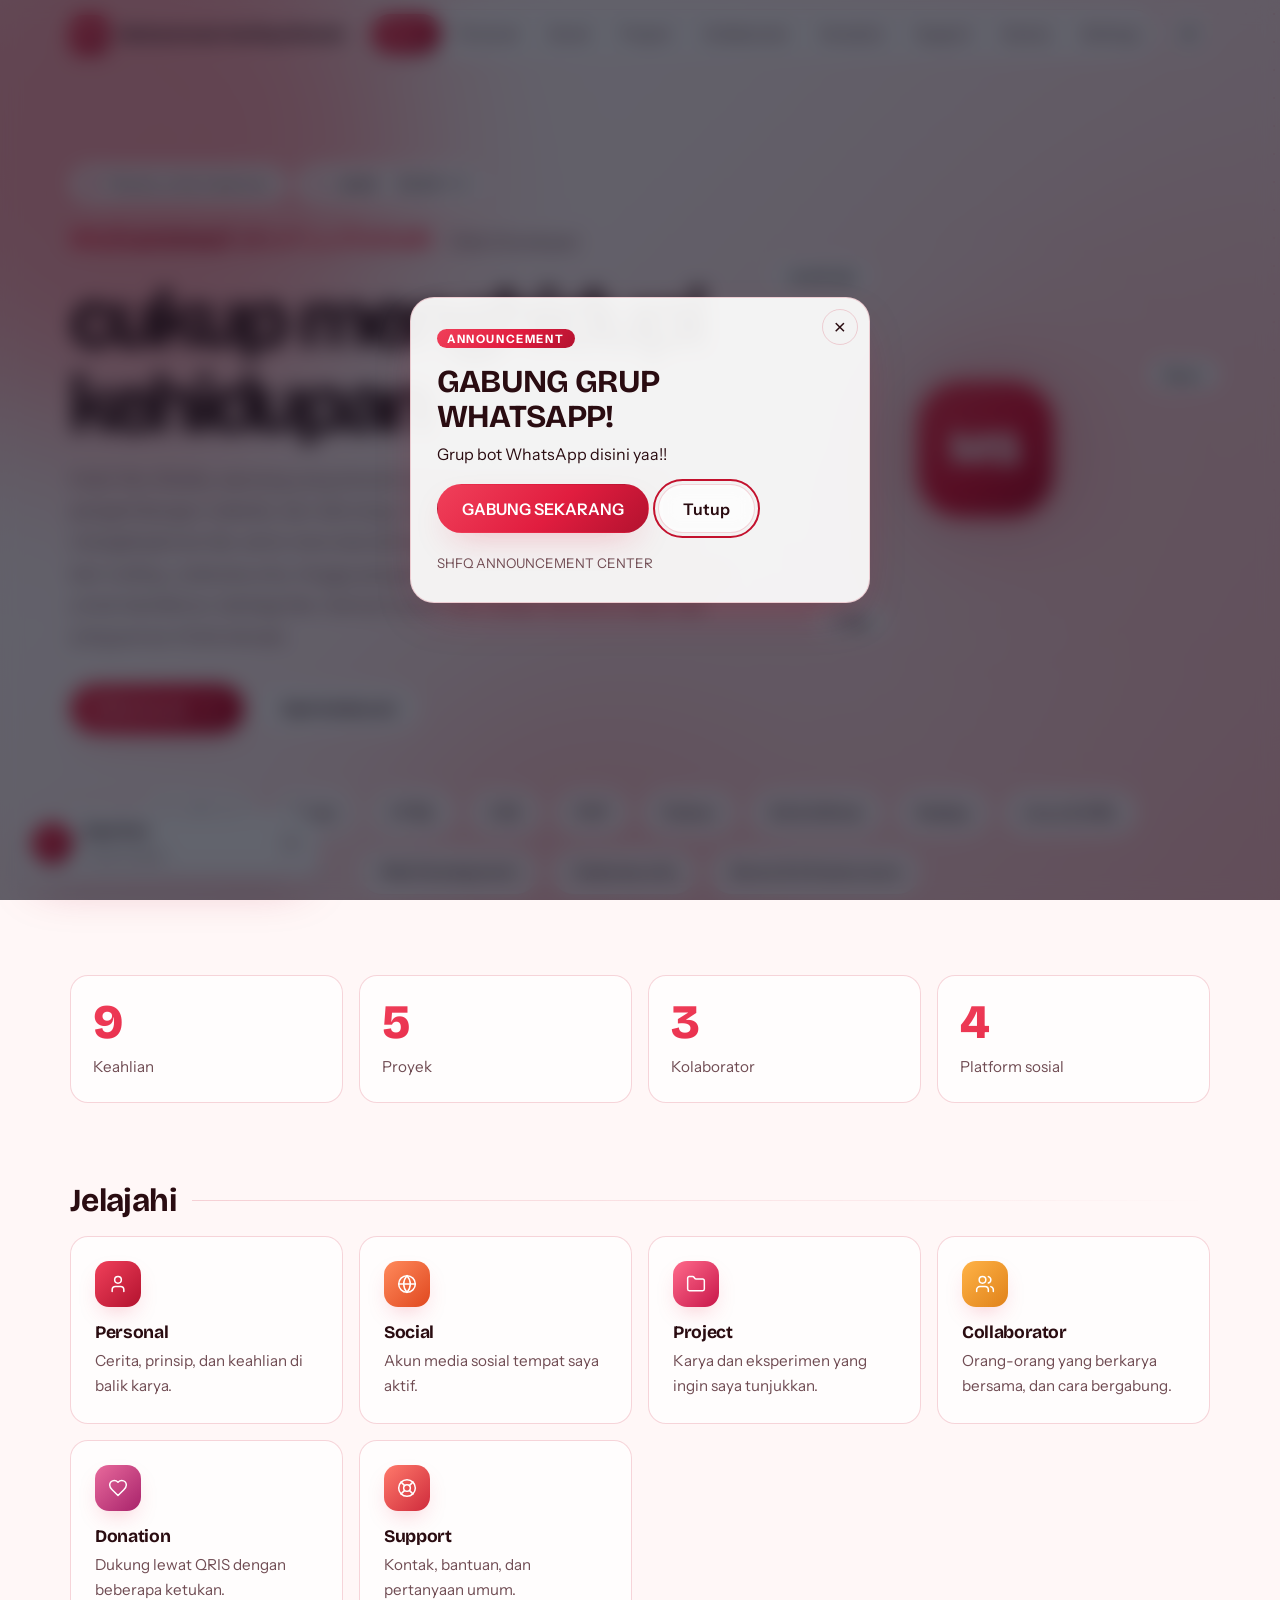
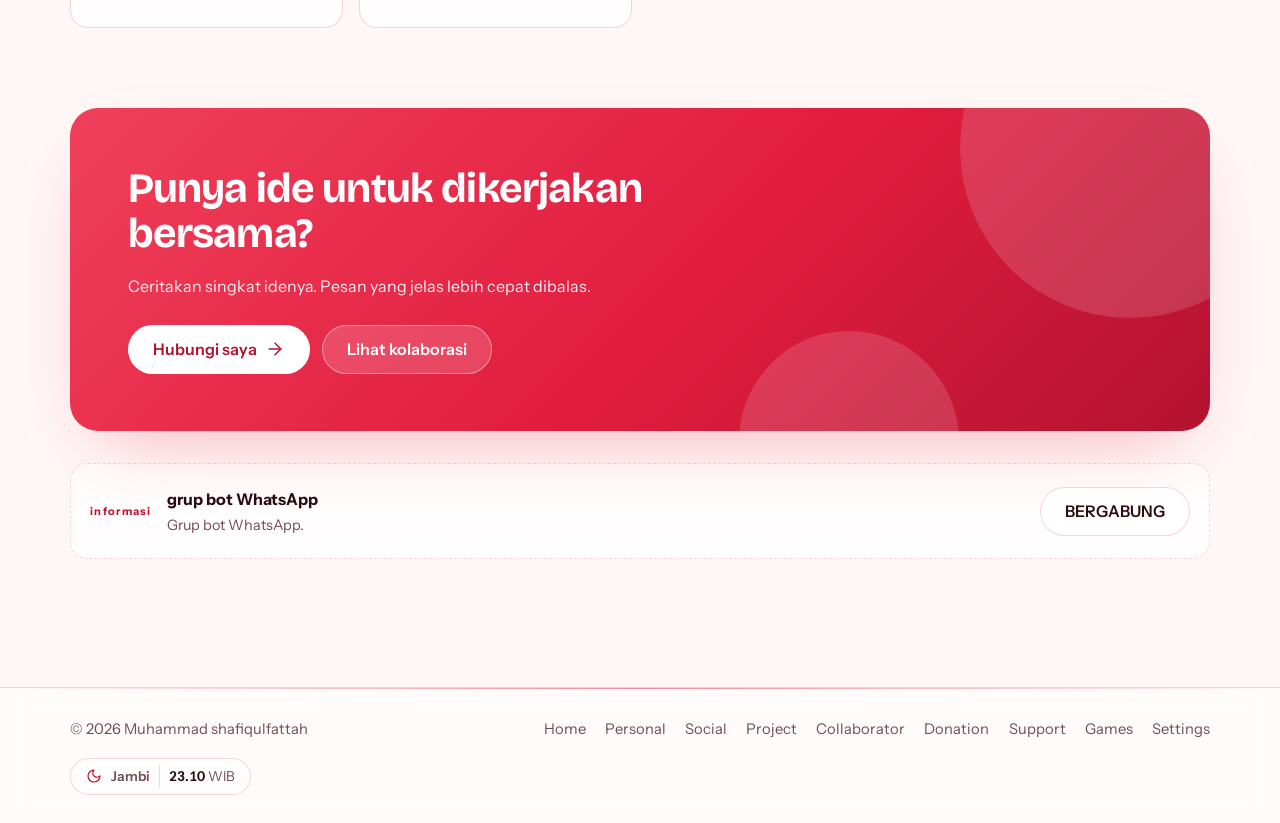
<file: index.html>
<!doctype html>
<html lang="id">
<head>
<meta charset="utf-8">
<meta name="viewport" content="width=device-width,initial-scale=1,viewport-fit=cover">
<title>SHFQ DEV — portofolio</title>
<meta name="description" content="Portofolio Muhammad Shafiqulfattah (SHFQ DEV).">
<meta name="theme-color" content="#040a1c">
<meta property="og:type" content="website">
<meta property="og:title" content="SHFQ DEV — Ultimate Digital Experience">
<meta property="og:description" content="Portofolio Muhammad Shafiqulfattah (SHFQ DEV).">
<link rel="icon" href="data:image/svg+xml,<svg xmlns='http://www.w3.org/2000/svg' viewBox='0 0 32 32'><defs><linearGradient id='g' x1='0' y1='0' x2='1' y2='1'><stop offset='0' stop-color='%235b9bff'/><stop offset='1' stop-color='%231e45b8'/></linearGradient></defs><rect width='32' height='32' rx='9' fill='url(%23g)'/><circle cx='16' cy='16' r='6' fill='white'/></svg>">
<link rel="preconnect" href="https://fonts.googleapis.com">
<link rel="preconnect" href="https://fonts.gstatic.com" crossorigin>
<link href="https://fonts.googleapis.com/css2?family=Bricolage+Grotesque:opsz,wght@12..96,600;12..96,700;12..96,800&family=Instrument+Sans:wght@400;500;600&display=swap" rel="stylesheet">
<link rel="stylesheet" href="css/theme.css">
<link rel="stylesheet" href="css/base.css">
<link rel="stylesheet" href="css/components.css">
<link rel="stylesheet" href="css/animations.css">
<link rel="stylesheet" href="css/extra.css">
<script>
(function(){var r=document.documentElement,t=null;
try{t=localStorage.getItem("theme")}catch(e){}
if(t!=="light"&&t!=="dark")t=matchMedia("(prefers-color-scheme: dark)").matches?"dark":"light";
r.dataset.theme=t;r.classList.add("js")})();
</script>
</head>
<body>
<div id="loader" aria-hidden="true"><div class="ld"><b id="ld-mark"></b></div></div>
<div id="progress" aria-hidden="true"></div>
<div class="orbs" aria-hidden="true"><i></i><i></i><i></i></div>
<a class="skip" href="#/home">Lewati ke konten</a>
<header class="nav" id="nav"></header>
<main id="main" tabindex="-1"></main>
<footer class="foot" id="foot"></footer>
<button id="totop" type="button" aria-label="Kembali ke atas"></button>
<div class="toast" id="toast" role="status" aria-live="polite"></div>
<noscript><p style="padding:2rem">Website ini membutuhkan JavaScript untuk menampilkan konten.</p></noscript>
<script src="data.js"></script>
<script src="js/ui.js"></script>
<script src="js/effects.js"></script>
<script src="js/pages.js"></script>
<script src="game/registry.js"></script>
<script src="game/game-loader.js"></script>
<script src="js/promo.js"></script>
<script src="js/arcade.js"></script>
<script src="js/app.js"></script>
<script src="js/music.js"></script>
</body>
</html>
</file>
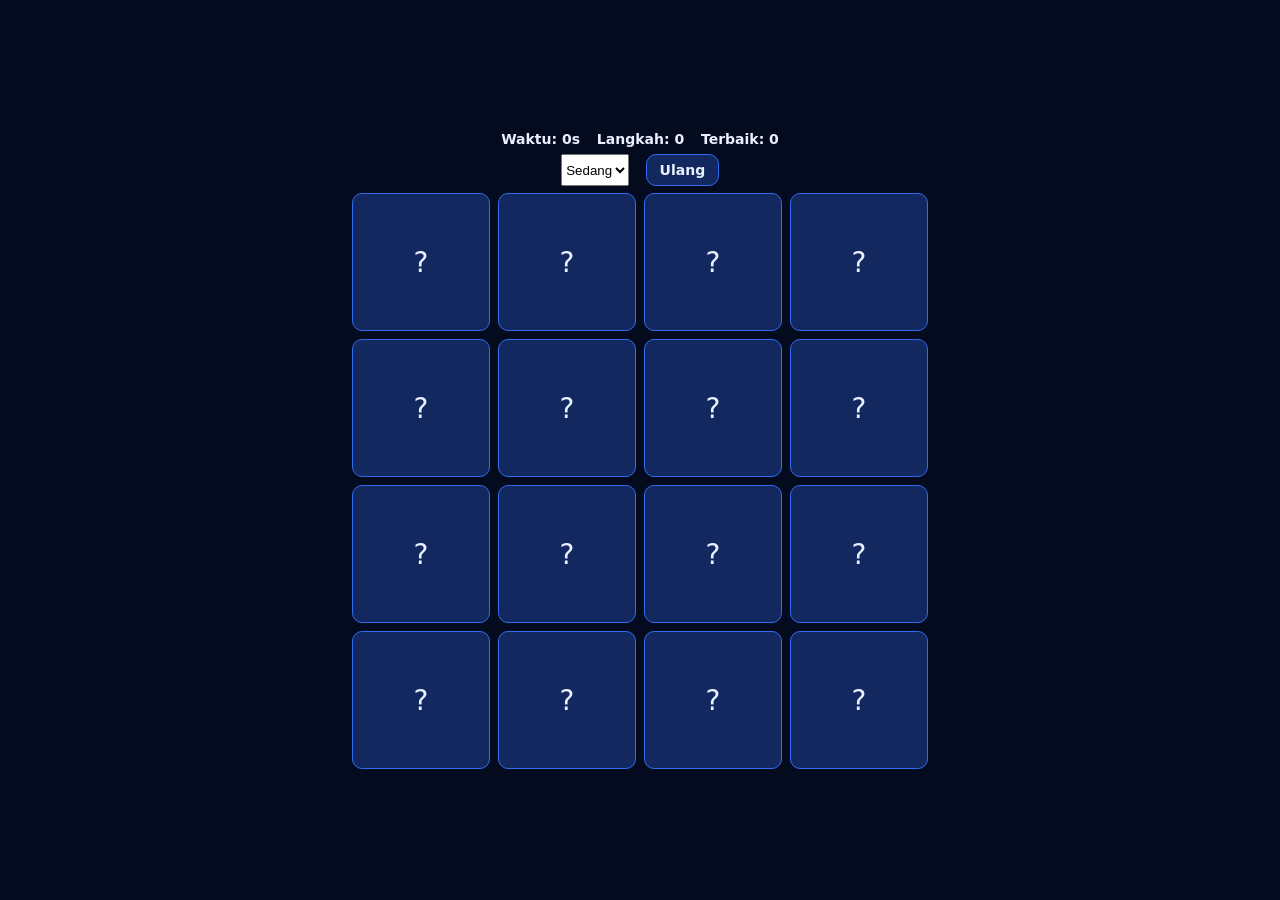
<file: game/games/memory-challenge/index.html>
<!doctype html><html lang="id"><head><meta charset="utf-8"><meta name="viewport" content="width=device-width,initial-scale=1"><title>Memory Challenge</title>
<style>html,body{margin:0;height:100%;background:#050b1e;color:#e9f0ff;font:14px system-ui,sans-serif;user-select:none;-webkit-user-select:none}body{display:flex;flex-direction:column;align-items:center;justify-content:center;gap:.5rem;touch-action:none}#h,.h{display:flex;gap:1.2rem;font-weight:600}canvas{display:block;border:1px solid #2f6df0;border-radius:12px;background:#071231}button{font:inherit;color:#e9f0ff;background:#12285f;border:1px solid #2f6df0;border-radius:10px;padding:.5rem .9rem;cursor:pointer} body{touch-action:manipulation}#g{display:grid;gap:8px;width:min(94vw,64vh)}#g button{aspect-ratio:1;font-size:clamp(1.2rem,6vw,2rem);padding:0;background:#12285f}#g button.up{background:#2f6df0}#g button.ok{background:#0f8f8a;border-color:#4de0c4}#w{position:fixed;inset:0;display:none;place-items:center;text-align:center;background:rgba(3,8,22,.82)}#w.on{display:grid}</style></head><body>
<div id="h"><span>Waktu: <b id="t">0</b>s</span><span>Langkah: <b id="m">0</b></span><span>Terbaik: <b id="b">0</b></span></div>
<div class="h"><select id="lv" aria-label="Tingkat kesulitan"><option value="4,3">Mudah</option><option value="4,4" selected>Sedang</option><option value="6,4">Sulit</option></select><button id="r" type="button">Ulang</button></div>
<div id="g"></div><div id="w"><div><h2>Selesai! 🎉</h2><p id="wt"></p><button id="r2" type="button">Main lagi</button></div></div>
<script src="../../shared/bridge.js"></script><script src="game.js"></script></body></html>
</file>
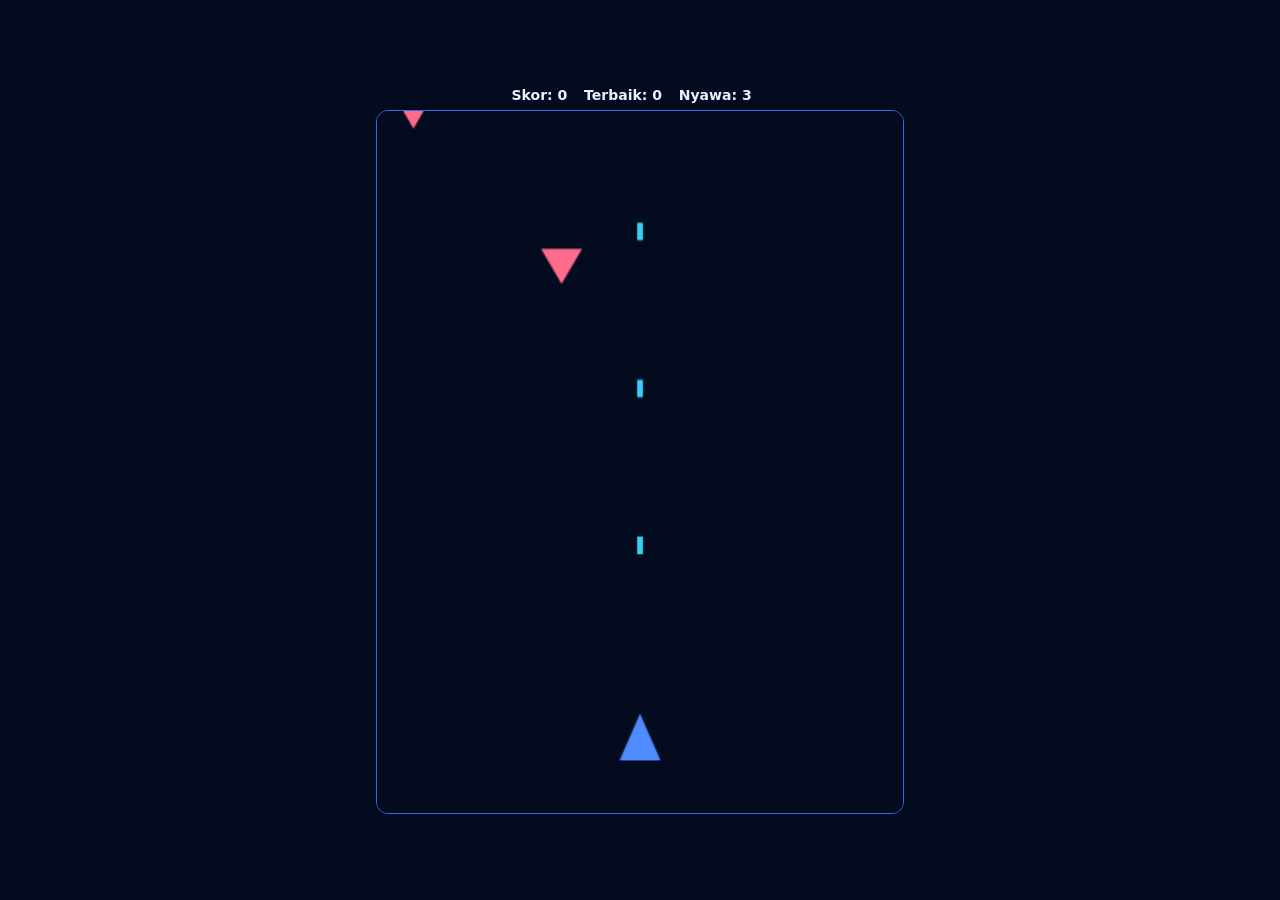
<file: game/games/neon-space-shooter/index.html>
<!doctype html><html lang="id"><head><meta charset="utf-8"><meta name="viewport" content="width=device-width,initial-scale=1"><title>Neon Space Shooter</title>
<style>html,body{margin:0;height:100%;background:#050b1e;color:#e9f0ff;font:14px system-ui,sans-serif;user-select:none;-webkit-user-select:none}body{display:flex;flex-direction:column;align-items:center;justify-content:center;gap:.5rem;touch-action:none}#h{display:flex;gap:1.2rem;font-weight:600}canvas{display:block;border:1px solid #2f6df0;border-radius:12px;background:#071231}button{font:inherit;color:#e9f0ff;background:#12285f;border:1px solid #2f6df0;border-radius:10px;padding:.5rem .9rem;cursor:pointer} canvas{height:min(78vh,128vw);aspect-ratio:3/4}</style></head><body>
<div id="h"><span>Skor: <b id="s">0</b></span><span>Terbaik: <b id="b">0</b></span><span>Nyawa: <b id="l">3</b></span><span id="st"></span></div><canvas id="c"></canvas>
<script src="../../shared/bridge.js"></script><script src="game.js"></script></body></html>
</file>
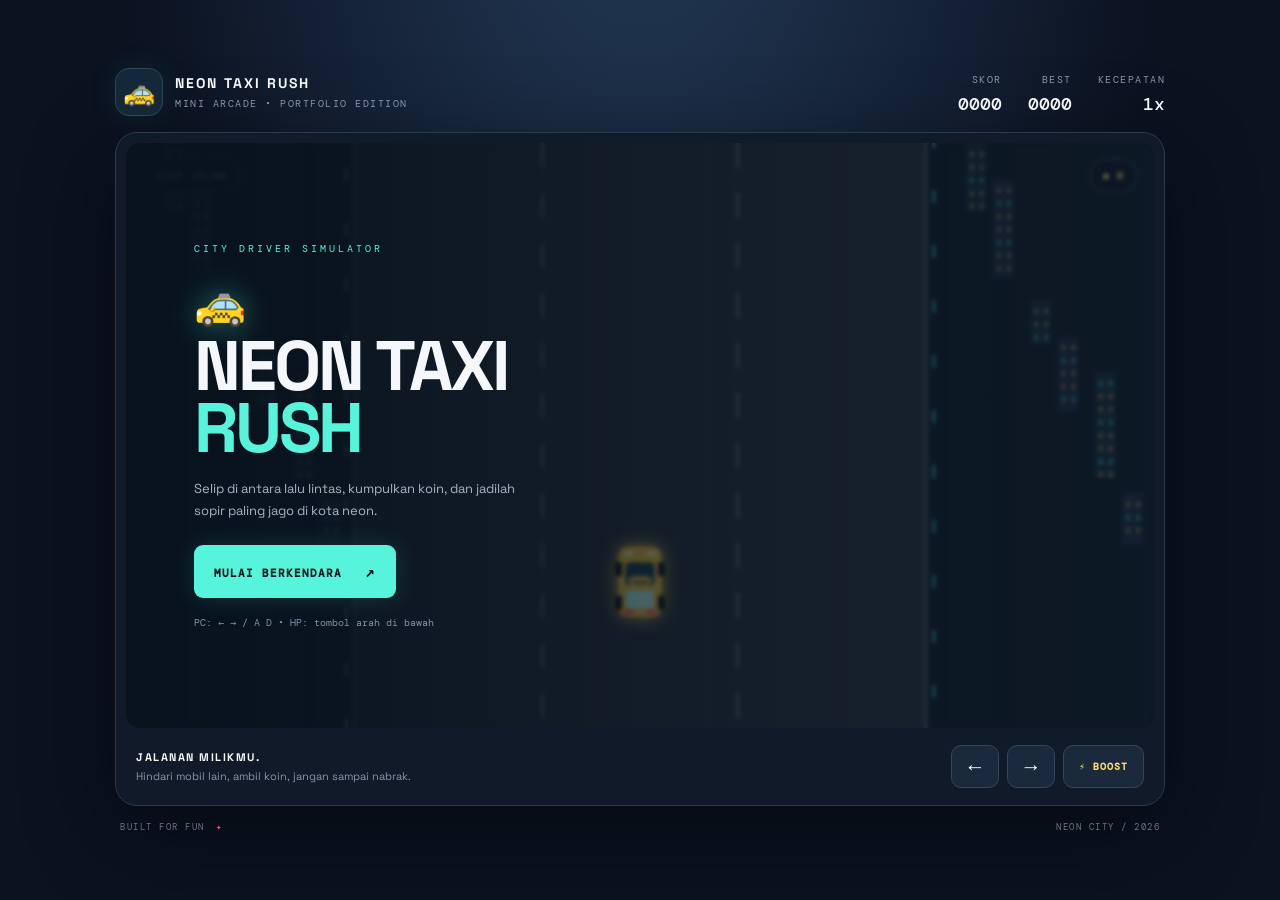
<file: game/games/neon-taxi-rush/index.html>
<!DOCTYPE html>
<html lang="id">
<head>
  <meta charset="UTF-8">
  <meta name="viewport" content="width=device-width, initial-scale=1.0">
  <meta name="theme-color" content="#0b1220">
  <title>Neon Taxi Rush</title>
  <link rel="stylesheet" href="style.css">
</head>
<body>
  <main class="app">
    <header class="topbar">
      <div class="brand">
        <span class="brand-icon">🚕</span>
        <div>
          <strong>NEON TAXI RUSH</strong>
          <small>MINI ARCADE • PORTFOLIO EDITION</small>
        </div>
      </div>

      <div class="stats">
        <div><small>SKOR</small><b id="score">0000</b></div>
        <div><small>BEST</small><b id="best">0000</b></div>
        <div><small>KECEPATAN</small><b id="speed">1x</b></div>
      </div>
    </header>

    <section class="game-shell">
      <div class="scene">
        <canvas id="game"></canvas>

        <div class="hud">
          <span class="pill" id="status">SIAP JALAN</span>
          <span class="pill coins">◆ <span id="coins">0</span></span>
        </div>

        <div class="overlay" id="overlay">
          <div class="modal">
            <div class="eyebrow">CITY DRIVER SIMULATOR</div>
            <div class="hero-car">🚕</div>

            <h1>NEON TAXI<br><em>RUSH</em></h1>

            <p>
              Selip di antara lalu lintas, kumpulkan koin,
              dan jadilah sopir paling jago di kota neon.
            </p>

            <button id="startBtn" class="primary">
              MULAI BERKENDARA <span>↗</span>
            </button>

            <div class="help">
              PC: ← → / A D • HP: tombol arah di bawah
            </div>
          </div>
        </div>

        <div class="overlay hidden" id="gameOver">
          <div class="modal compact">
            <div class="eyebrow">SHIFT SELESAI</div>
            <h2>WADUH, TABRAKAN!</h2>
            <p>Skor akhir kamu</p>
            <div class="final-score" id="finalScore">0</div>
            <button id="restartBtn" class="primary">
              COBA LAGI ↻
            </button>
          </div>
        </div>
      </div>

      <div class="controls">
        <div class="control-copy">
          <strong>JALANAN MILIKMU.</strong>
          <span>
            Hindari mobil lain, ambil koin, jangan sampai nabrak.
          </span>
        </div>

        <div class="buttons">
          <button class="dir" id="leftBtn" aria-label="Belok kiri">←</button>
          <button class="dir" id="rightBtn" aria-label="Belok kanan">→</button>
          <button class="boost" id="boostBtn">⚡ BOOST</button>
        </div>
      </div>
    </section>

    <footer>
      <span>BUILT FOR FUN <b>✦</b></span>
      <span>NEON CITY / 2026</span>
    </footer>
  </main>

  <script src="game.js"></script>
</body>
</html>
</file>
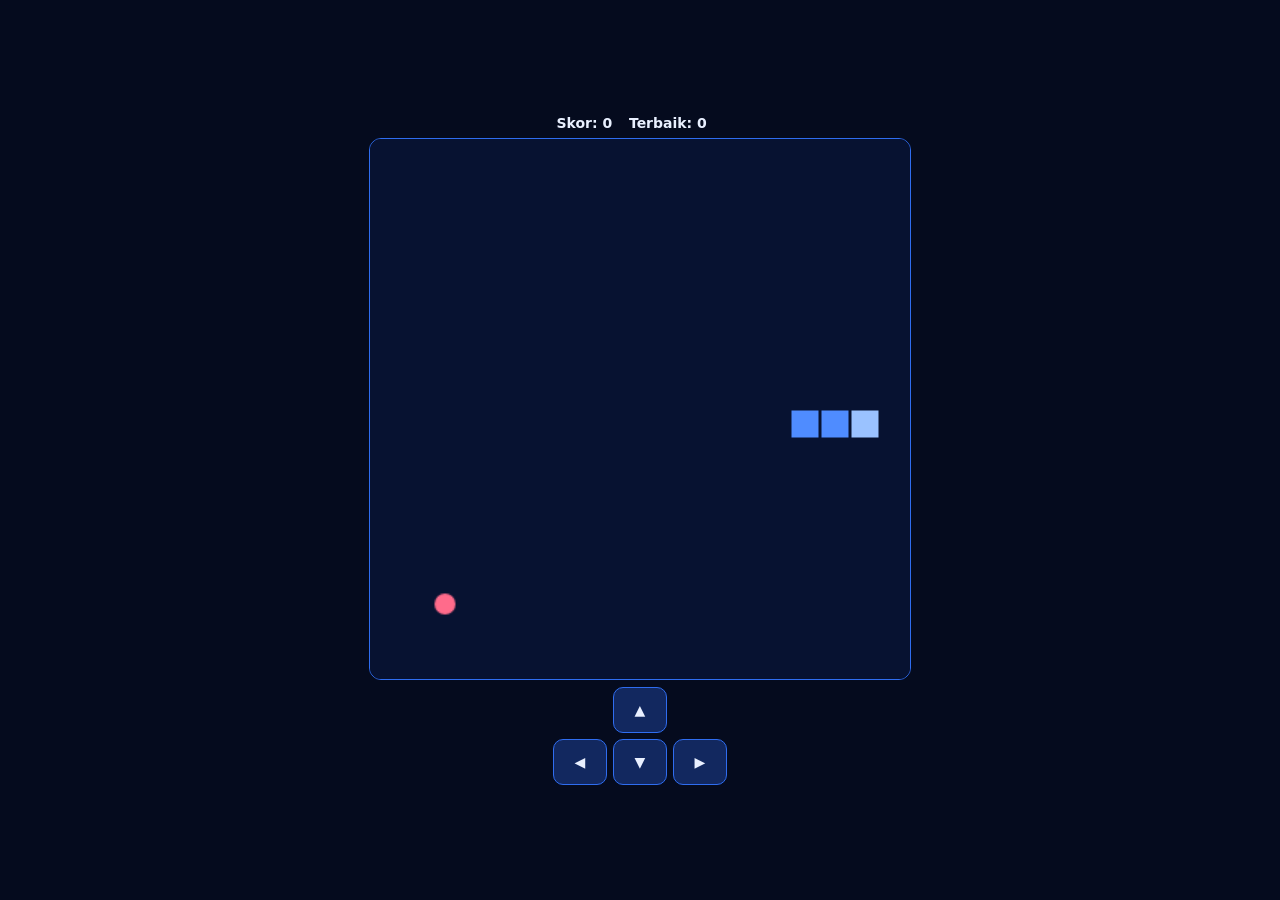
<file: game/games/snake-evolution/index.html>
<!doctype html><html lang="id"><head><meta charset="utf-8"><meta name="viewport" content="width=device-width,initial-scale=1"><title>Snake Evolution</title>
<style>html,body{margin:0;height:100%;background:#050b1e;color:#e9f0ff;font:14px system-ui,sans-serif;user-select:none;-webkit-user-select:none}body{display:flex;flex-direction:column;align-items:center;justify-content:center;gap:.5rem;touch-action:none}#h{display:flex;gap:1.2rem;font-weight:600}canvas{display:block;border:1px solid #2f6df0;border-radius:12px;background:#071231}button{font:inherit;color:#e9f0ff;background:#12285f;border:1px solid #2f6df0;border-radius:10px;padding:.5rem .9rem;cursor:pointer} canvas{width:min(92vw,60vh)}#pad{display:grid;grid-template-columns:repeat(3,54px);gap:6px}#pad button{height:46px;padding:0}</style></head><body>
<div id="h"><span>Skor: <b id="s">0</b></span><span>Terbaik: <b id="b">0</b></span><span id="st"></span></div><canvas id="c"></canvas>
<div id="pad"><i></i><button data-d="0,-1" aria-label="Atas">▲</button><i></i><button data-d="-1,0" aria-label="Kiri">◀</button><button data-d="0,1" aria-label="Bawah">▼</button><button data-d="1,0" aria-label="Kanan">▶</button></div>
<script src="../../shared/bridge.js"></script><script src="game.js"></script></body></html>
</file>
<file: css/theme.css>
/* ==========================================================
   TEMA
   Terang  = putih terang + gradasi merah
   Gelap   = biru gelap (navy)
   Ubah warna cukup di file ini.
   ========================================================== */
:root{
  --font:"Instrument Sans",system-ui,-apple-system,"Segoe UI",sans-serif;
  --display:"Bricolage Grotesque","Instrument Sans",system-ui,sans-serif;
  --r:18px;--ease:cubic-bezier(.22,1,.36,1);

  --bg:#fff7f7;
  --bg-grad:linear-gradient(135deg,#ffffff 0%,#fff4f5 36%,#ffdfe3 70%,#ffc3ca 100%);
  --surface:rgba(255,255,255,.72);--surface-2:rgba(255,255,255,.92);--surface-solid:#ffffff;
  --ink:#2a0c11;--muted:#704c53;--line:rgba(200,16,46,.17);
  --accent:#e11d3f;--accent-2:#ff7a8a;--accent-text:#c3112d;
  --accent-grad:linear-gradient(135deg,#f0405a 0%,#e11d3f 55%,#b3122f 100%);
  --text-grad:linear-gradient(100deg,#ff3b57,#c8102e,#ff7a8a,#ff3b57);
  --on-accent:#fff;--cta-ink:#b3122f;
  --glow:rgba(225,29,63,.34);--fx:225,29,63;
  --orb1:#ff5a6e;--orb2:#ffc9cf;--orb3:#ff8f9c;
  --shadow:0 18px 50px -20px rgba(179,18,47,.4);
  --g1:linear-gradient(135deg,#f0405a,#b3122f);--g2:linear-gradient(135deg,#ff8a5c,#e0481f);--g3:linear-gradient(135deg,#ff6b8b,#c8164a);
  --g4:linear-gradient(135deg,#ffb347,#e0821a);--g5:linear-gradient(135deg,#e86a9c,#a8236b);--g6:linear-gradient(135deg,#ff7a6b,#cf2b3c);
  color-scheme:light;
}
:root[data-theme=dark]{
  --bg:#040a1c;
  --bg-grad:linear-gradient(160deg,#030816 0%,#061330 48%,#0b2152 100%);
  --surface:rgba(13,27,64,.58);--surface-2:rgba(17,36,84,.86);--surface-solid:#081330;
  --ink:#e9f0ff;--muted:#9fb2da;--line:rgba(112,160,255,.22);
  --accent:#4f8cff;--accent-2:#9ac2ff;--accent-text:#86b4ff;
  --accent-grad:linear-gradient(135deg,#5b9bff 0%,#2f6df0 55%,#1e45b8 100%);
  --text-grad:linear-gradient(100deg,#9ac2ff,#4f8cff,#8fe3ff,#9ac2ff);
  --on-accent:#fff;--cta-ink:#1e45b8;
  --glow:rgba(79,140,255,.42);--fx:110,165,255;
  --orb1:#1f55d6;--orb2:#0e2f7a;--orb3:#3b82f6;
  --shadow:0 22px 60px -22px rgba(0,8,40,.95);
  --g1:linear-gradient(135deg,#5b9bff,#1e45b8);--g2:linear-gradient(135deg,#38d1f5,#0b7fc4);--g3:linear-gradient(135deg,#8b8cff,#4b3fd1);
  --g4:linear-gradient(135deg,#b48cff,#6d3fd1);--g5:linear-gradient(135deg,#4de0c4,#0f8f8a);--g6:linear-gradient(135deg,#f58fb4,#c43d86);
  color-scheme:dark;
}
</file>
<file: css/base.css>
*,*::before,*::after{box-sizing:border-box}*{margin:0}
html{scroll-behavior:smooth;scroll-padding-top:90px}
body{font:400 1rem/1.7 var(--font);color:var(--ink);background:var(--bg);min-height:100vh;display:flex;flex-direction:column;-webkit-font-smoothing:antialiased;overflow-x:hidden;transition:color .4s}
body::before{content:"";position:fixed;inset:0;z-index:-4;background:var(--bg-grad)}
img{max-width:100%}
a{color:inherit}
p{max-width:66ch}
h1,h2,h3{font-family:var(--display);line-height:1.08;letter-spacing:-.02em}
h2{font-size:clamp(1.5rem,3.2vw,2rem);margin-bottom:1.1rem}
h3{font-size:1.1rem;margin-bottom:.35rem}
code{background:var(--surface);border:1px solid var(--line);border-radius:6px;padding:.05em .4em;font-size:.9em}
.wrap{width:min(1140px,100% - 2.5rem);margin-inline:auto}
main{flex:1;outline:0;padding-bottom:5rem}
:focus-visible{outline:2px solid var(--accent-text);outline-offset:3px;border-radius:8px}
.skip{position:absolute;left:1rem;top:-4rem;background:var(--accent-grad);color:var(--on-accent);padding:.5rem 1rem;border-radius:10px;z-index:120}
.skip:focus{top:1rem}
.ic{width:20px;height:20px;fill:none;stroke:currentColor;stroke-width:1.8;stroke-linecap:round;stroke-linejoin:round;flex:none}
::selection{background:var(--accent);color:#fff}
.grad-text{background:var(--text-grad);background-size:300% 100%;-webkit-background-clip:text;background-clip:text;color:transparent;animation:gradMove 7s linear infinite}

/* latar */
.orbs{position:fixed;inset:0;z-index:-3;overflow:hidden;pointer-events:none}
.orbs i{position:absolute;border-radius:50%;filter:blur(90px);opacity:.5;animation:drift 24s ease-in-out infinite alternate}
.orbs i:nth-child(1){width:46vmax;height:46vmax;left:-14vmax;top:-12vmax;background:var(--orb1)}
.orbs i:nth-child(2){width:38vmax;height:38vmax;right:-12vmax;top:22vh;background:var(--orb2);animation-duration:30s;animation-delay:-8s}
.orbs i:nth-child(3){width:30vmax;height:30vmax;left:30vw;bottom:-14vmax;background:var(--orb3);opacity:.32;animation-duration:36s;animation-delay:-15s}
.orbs::after{content:"";position:absolute;inset:0;background-image:linear-gradient(rgba(var(--fx),.07) 1px,transparent 1px),linear-gradient(90deg,rgba(var(--fx),.07) 1px,transparent 1px);background-size:56px 56px;mask-image:radial-gradient(ellipse at 50% 30%,#000 10%,transparent 72%);-webkit-mask-image:radial-gradient(ellipse at 50% 30%,#000 10%,transparent 72%)}
#fx{position:fixed;inset:0;z-index:-2;pointer-events:none}
#glow{position:fixed;left:0;top:0;width:560px;height:560px;margin:-280px 0 0 -280px;border-radius:50%;background:radial-gradient(circle,rgba(var(--fx),.17),transparent 65%);pointer-events:none;z-index:-1;opacity:0;transition:opacity .4s}
#glow.on{opacity:1}
#progress{position:fixed;top:0;left:0;right:0;height:3px;background:var(--accent-grad);transform-origin:left;transform:scaleX(0);z-index:90;box-shadow:0 0 12px var(--glow)}

/* loader */
#loader{display:none;position:fixed;inset:0;z-index:100;place-items:center;background:var(--bg)}
.js #loader{display:grid}
#loader.done{opacity:0;visibility:hidden;transition:opacity .7s var(--ease),visibility 0s .7s}
.ld{position:relative;width:92px;height:92px;display:grid;place-items:center}
.ld b{font:800 1.6rem var(--display);background:var(--accent-grad);-webkit-background-clip:text;background-clip:text;color:transparent;animation:pulseText 1.4s ease-in-out infinite}
.ld-ring{position:absolute;inset:0;border-radius:50%;border:3px solid var(--line);border-top-color:var(--accent);animation:spin 1s linear infinite}
</file>
<file: css/components.css>
/* ===== nav ===== */
.nav{position:sticky;top:0;z-index:50;border-bottom:1px solid transparent;transition:background .35s,border-color .35s,box-shadow .35s}
.nav.scrolled{background:color-mix(in srgb,var(--surface-solid) 70%,transparent);-webkit-backdrop-filter:blur(18px) saturate(1.5);backdrop-filter:blur(18px) saturate(1.5);border-color:var(--line);box-shadow:var(--shadow)}
.bar{display:flex;align-items:center;gap:.6rem;min-height:68px}
.brand{display:flex;align-items:center;gap:.7rem;text-decoration:none;font:700 1.08rem var(--display);margin-right:auto}
.mark{display:grid;place-items:center;width:38px;height:38px;border-radius:12px;background:var(--accent-grad);color:var(--on-accent);font-size:.9rem;box-shadow:0 8px 22px -8px var(--glow);transition:transform .5s var(--ease)}
.brand:hover .mark{transform:rotate(-8deg) scale(1.08)}
.links{position:relative;display:flex;gap:.15rem;padding:.25rem;border-radius:999px;border:1px solid var(--line);background:var(--surface);-webkit-backdrop-filter:blur(12px);backdrop-filter:blur(12px)}
.links a{position:relative;z-index:1;text-decoration:none;color:var(--muted);padding:.42rem .85rem;border-radius:999px;font-weight:500;font-size:.95rem;transition:color .3s}
.links a:hover{color:var(--ink)}
.links a[aria-current]{color:var(--on-accent)}
.ind{position:absolute;left:0;top:0;height:0;width:0;border-radius:999px;background:var(--accent-grad);box-shadow:0 6px 18px -6px var(--glow);transition:transform .55s var(--ease),width .55s var(--ease),height .55s var(--ease),top .55s var(--ease),opacity .3s}
.icon-btn{position:relative;display:grid;place-items:center;width:42px;height:42px;border:1px solid var(--line);border-radius:50%;background:var(--surface);-webkit-backdrop-filter:blur(12px);backdrop-filter:blur(12px);color:var(--ink);cursor:pointer;overflow:hidden;transition:border-color .25s,transform .25s var(--ease),box-shadow .25s}
.icon-btn:hover{border-color:var(--accent);box-shadow:0 8px 22px -8px var(--glow);transform:translateY(-1px)}
.icon-btn .ic{position:absolute;transition:transform .6s var(--ease),opacity .4s}
#theme .moon{transform:rotate(-90deg) scale(.4);opacity:0}
:root[data-theme=dark] #theme .sun{transform:rotate(90deg) scale(.4);opacity:0}
:root[data-theme=dark] #theme .moon{transform:none;opacity:1}
.menu{display:none}

/* ===== tombol ===== */
.btn{position:relative;overflow:hidden;display:inline-flex;align-items:center;gap:.55rem;padding:.85rem 1.5rem;border-radius:999px;border:1px solid var(--line);background:var(--surface);-webkit-backdrop-filter:blur(10px);backdrop-filter:blur(10px);color:var(--ink);font:600 1rem var(--font);text-decoration:none;cursor:pointer;translate:var(--tx,0) var(--ty,0);transition:box-shadow .3s,border-color .3s,translate .25s var(--ease),transform .25s var(--ease)}
.btn:hover{border-color:var(--accent);box-shadow:0 12px 30px -12px var(--glow)}
.btn:active{transform:scale(.97)}
.btn.primary{background:var(--accent-grad);border-color:transparent;color:var(--on-accent);box-shadow:0 14px 34px -14px var(--glow)}
.btn.primary::after{content:"";position:absolute;inset:0;background:linear-gradient(110deg,transparent 30%,rgba(255,255,255,.38) 50%,transparent 70%);transform:translateX(-120%);transition:transform .8s var(--ease)}
.btn.primary:hover::after{transform:translateX(120%)}
.btn .ic{transition:transform .3s var(--ease)}.btn:hover .ic{transform:translateX(3px)}
.btn.light{background:#fff;color:var(--cta-ink);border-color:transparent}
.ripple{position:absolute;border-radius:50%;background:rgba(255,255,255,.45);transform:scale(0);animation:ripple .65s ease-out forwards;pointer-events:none}
.link{display:inline-flex;align-items:center;gap:.35rem;color:var(--accent-text);font-weight:600;text-decoration:none;background:linear-gradient(currentColor,currentColor) left bottom/0 2px no-repeat;transition:background-size .4s var(--ease)}
.link:hover{background-size:100% 2px}

/* ===== kartu kaca + tilt ===== */
.glass,.tile,.person,.proj,.stat,.type,.row{border:1px solid var(--line);border-radius:var(--r);background:var(--surface);-webkit-backdrop-filter:blur(14px);backdrop-filter:blur(14px)}
[data-tilt]{position:relative;transform:perspective(900px) rotateX(var(--rx,0deg)) rotateY(var(--ry,0deg));transition:transform .3s var(--ease),border-color .3s,box-shadow .3s;will-change:transform}
[data-tilt]::after{content:"";position:absolute;inset:0;border-radius:inherit;pointer-events:none;opacity:0;transition:opacity .3s;background:radial-gradient(260px circle at var(--mx,50%) var(--my,50%),rgba(var(--fx),.2),transparent 62%)}
[data-tilt]:hover{border-color:var(--accent);box-shadow:var(--shadow)}
[data-tilt]:hover::after{opacity:1}

/* ===== reveal ===== */
.js [data-reveal]{opacity:0;translate:0 30px;transition:opacity .9s var(--ease) var(--d,0ms),translate .9s var(--ease) var(--d,0ms)}
.js [data-reveal].in{opacity:1;translate:0 0}
.js [data-reveal="left"]{translate:-34px 0}.js [data-reveal="right"]{translate:34px 0}
.js [data-reveal="zoom"]{translate:0 0;scale:.92}.js [data-reveal="zoom"].in{scale:1}

/* ===== judul halaman ===== */
.page{animation:pageIn .7s var(--ease) both}
.page.leave{animation:pageOut .24s ease forwards}
.page-head{padding:clamp(2.5rem,7vw,5rem) 0 2rem}
.page-head h1{font-size:clamp(2.4rem,6.5vw,4.2rem);letter-spacing:-.035em}
.lead{color:var(--muted);font-size:1.15rem;margin-top:1rem}
.w{display:inline-block;overflow:hidden;vertical-align:top;padding-bottom:.14em;margin-bottom:-.14em}
.w>span{display:inline-block;transform:translateY(112%) rotate(5deg);transform-origin:left bottom}
.ready .w>span{animation:wordUp .95s var(--ease) forwards;animation-delay:calc(.1s + var(--i)*.07s)}

/* ===== hero ===== */
.hero{display:grid;grid-template-columns:minmax(0,1.25fr) minmax(0,.85fr);gap:2rem;align-items:center;padding:clamp(2.5rem,8vw,5.5rem) 0 clamp(2rem,5vw,3rem);min-height:min(80vh,740px)}
.status{display:inline-flex;align-items:center;gap:.6rem;margin-bottom:1.2rem;padding:.35rem 1rem;border:1px solid var(--line);border-radius:999px;background:var(--surface);font-size:.9rem}
.status i{position:relative;width:9px;height:9px;border-radius:50%;background:var(--accent)}
.status i::after{content:"";position:absolute;inset:0;border-radius:50%;background:var(--accent);animation:ping 1.8s ease-out infinite}
.who{display:flex;flex-wrap:wrap;align-items:baseline;gap:.2rem 1rem;margin-bottom:1.3rem;font-size:1.15rem}
.who b{font:800 clamp(1.3rem,2.4vw,1.75rem) var(--display)}
.who .role{color:var(--muted);min-height:1.7em}
.caret{display:inline-block;width:2px;height:1.1em;background:var(--accent-text);margin-left:3px;vertical-align:-.15em;animation:blink 1s steps(1) infinite}
.hero h1{font-size:clamp(2.6rem,6.8vw,5.2rem);line-height:1.02;letter-spacing:-.04em;max-width:14ch}
.actions{display:flex;flex-wrap:wrap;gap:.75rem;margin-top:2rem}
.orbit{position:relative;aspect-ratio:1;width:min(100%,460px);margin-inline:auto}
.ring{position:absolute;inset:var(--in);border-radius:50%;border:1px dashed var(--line);animation:spin var(--t) linear infinite}
.r1{--in:24%;--t:18s}.r2{--in:11%;--t:30s;animation-direction:reverse}.r3{--in:0%;--t:46s}
.ring i{position:absolute;top:-6px;left:calc(50% - 6px);width:12px;height:12px;border-radius:50%;background:var(--accent-grad);box-shadow:0 0 18px var(--glow)}
.ring i:nth-child(2){top:auto;bottom:-6px}.ring i:nth-child(3){top:calc(50% - 6px);left:auto;right:-6px}
.core{position:absolute;inset:35%;display:grid;place-items:center;border-radius:32%;background:var(--accent-grad);color:#fff;font:800 clamp(1.8rem,5vw,2.9rem) var(--display);box-shadow:0 0 0 14px rgba(var(--fx),.1),0 0 90px var(--glow);animation:pulseCore 4s ease-in-out infinite,floaty 7s ease-in-out infinite}
.float{position:absolute;padding:.4rem .95rem;border-radius:999px;border:1px solid var(--line);background:var(--surface-2);-webkit-backdrop-filter:blur(12px);backdrop-filter:blur(12px);font:600 .85rem var(--font);font-style:normal;box-shadow:var(--shadow);animation:floaty 6s ease-in-out infinite}
.f1{top:8%;left:2%}.f2{top:30%;right:-2%;animation-delay:-2s}.f3{bottom:8%;left:12%;animation-delay:-4s}

/* ===== marquee ===== */
.marquee{overflow:hidden;display:grid;gap:.8rem;padding:.4rem 0;-webkit-mask-image:linear-gradient(90deg,transparent,#000 12%,#000 88%,transparent);mask-image:linear-gradient(90deg,transparent,#000 12%,#000 88%,transparent)}
.track{display:flex;width:max-content;animation:marquee var(--sp,38s) linear infinite}
.track.rev{animation-direction:reverse}.marquee:hover .track{animation-play-state:paused}
.grp{display:flex;gap:.8rem;padding-right:.8rem}
.pill{padding:.55rem 1.2rem;border-radius:999px;border:1px solid var(--line);background:var(--surface);white-space:nowrap;font-weight:500}

/* ===== bagian ===== */
.sec{margin-top:clamp(3rem,7vw,5rem)}
.stats{display:grid;grid-template-columns:repeat(4,1fr);gap:1rem}
.stat{padding:1.4rem}
.stat b{display:block;font:800 clamp(2.1rem,4vw,3rem) var(--display);line-height:1;margin-bottom:.4rem;background:var(--accent-grad);-webkit-background-clip:text;background-clip:text;color:transparent}
.stat span{color:var(--muted);font-size:.95rem}
.tiles{display:grid;grid-template-columns:repeat(auto-fit,minmax(250px,1fr));gap:1rem}
.tile{display:block;padding:1.5rem;text-decoration:none}
.tile .ico,.type .ico{display:grid;place-items:center;width:46px;height:46px;border-radius:14px;background:var(--accent-grad);color:#fff;margin-bottom:1rem;box-shadow:0 10px 24px -10px var(--glow)}
.tile p,.type p{color:var(--muted);font-size:.95rem}
.tile .go{position:absolute;right:1.2rem;top:1.4rem;color:var(--accent-text);opacity:0;transform:translateX(-8px);transition:.35s var(--ease)}
.tile:hover .go{opacity:1;transform:none}
.cta{position:relative;overflow:hidden;border-radius:28px;padding:clamp(2rem,5vw,3.6rem);background:var(--accent-grad);color:#fff;box-shadow:0 30px 70px -30px var(--glow)}
.cta::before,.cta::after{content:"";position:absolute;border-radius:50%;background:rgba(255,255,255,.14);animation:drift 14s ease-in-out infinite alternate}
.cta::before{width:340px;height:340px;right:-90px;top:-130px}.cta::after{width:220px;height:220px;right:22%;bottom:-120px;animation-delay:-6s}
.cta>*{position:relative;z-index:1}.cta h2{font-size:clamp(1.7rem,4vw,2.6rem);max-width:20ch}.cta p{margin:.6rem 0 1.5rem;opacity:.92}
.cta .actions{margin-top:0}
.cta .btn:not(.light){background:rgba(255,255,255,.16);border-color:rgba(255,255,255,.4);color:#fff}

/* ===== personal ===== */
.split{display:grid;grid-template-columns:270px 1fr;gap:3rem}
.facts{padding:1.5rem;align-self:start;position:sticky;top:96px}
.facts dt{color:var(--muted);font-size:.9rem}.facts dd{font-weight:600;margin-bottom:1rem}.facts dd:last-child{margin:0}
.stack>section+section{margin-top:2.6rem}.stack p+p{margin-top:.8rem}
.principles{list-style:none;padding:0;display:grid;gap:.8rem}
.principles li{padding:1.2rem 1.4rem;border-left:3px solid var(--accent);border-radius:0 var(--r) var(--r) 0;background:var(--surface);transition:transform .35s var(--ease),border-color .3s}
.principles li:hover{transform:translateX(6px)}
.principles p{color:var(--muted)}
.chips{display:flex;flex-wrap:wrap;gap:.5rem;margin-bottom:1rem}
.chip{padding:.35rem .9rem;border:1px solid var(--line);border-radius:999px;background:var(--surface);font-size:.92rem;transition:transform .3s var(--ease),border-color .3s,background .3s,color .3s}
.chip:hover{transform:translateY(-3px);border-color:var(--accent);background:var(--accent-grad);color:#fff}

/* ===== baris tautan, proyek ===== */
.rows{list-style:none;padding:0;display:grid;gap:.75rem}
.row{display:flex;align-items:center;gap:1rem;padding:1rem 1.25rem;text-decoration:none;transition:transform .3s var(--ease),border-color .3s,box-shadow .3s}
a.row:hover{border-color:var(--accent);transform:translateX(6px);box-shadow:var(--shadow)}
.row>.ic{width:42px;height:42px;padding:10px;border-radius:12px;background:var(--accent-grad);color:#fff}
.row.off{opacity:.62}.row .grow{flex:1;min-width:0}.row small{display:block;color:var(--muted);overflow-wrap:anywhere}
.row .tag{color:var(--muted);font-size:.9rem}a.row .tag{color:var(--accent-text);font-weight:600}
.grid{display:grid;grid-template-columns:repeat(auto-fill,minmax(290px,1fr));gap:1.1rem}
.proj,.person,.type{padding:1.6rem}
.proj small{color:var(--muted)}.proj p{margin:.6rem 0 1rem;color:var(--muted)}
.empty{padding:3rem 1.5rem;border:1px dashed var(--line);border-radius:var(--r);text-align:center;background:var(--surface)}
.empty p{margin:.5rem auto 0;color:var(--muted)}

/* ===== collaborator ===== */
.collab-hero{display:grid;grid-template-columns:1.1fr .9fr;gap:2rem;align-items:center}
.net{width:100%;max-width:420px;margin-inline:auto;overflow:visible}
.net line{stroke:var(--accent);stroke-opacity:.55;stroke-width:1.5;stroke-dasharray:5 8;animation:flow 1.4s linear infinite}
.net .node{fill:var(--surface-solid);stroke:var(--accent);stroke-width:2;transform-box:fill-box;transform-origin:center;animation:pulseNode 3s ease-in-out infinite;animation-delay:var(--d,0s)}
.net .hub{fill:url(#ng);transform-box:fill-box;transform-origin:center;animation:pulseNode 3.6s ease-in-out infinite}
.person{text-align:left}
.avatar{position:relative;width:84px;height:84px;border-radius:50%;display:grid;place-items:center;margin-bottom:1.1rem}
.avatar::before{content:"";position:absolute;inset:-4px;border-radius:50%;background:conic-gradient(var(--accent),transparent 38%,var(--accent-2),transparent 78%,var(--accent));animation:spin 6s linear infinite}
.avatar .fill{position:absolute;inset:0;border-radius:50%;background:var(--surface-solid)}
.avatar b{position:relative;font:800 1.5rem var(--display);background:var(--accent-grad);-webkit-background-clip:text;background-clip:text;color:transparent}
.avatar img{position:absolute;inset:0;width:100%;height:100%;border-radius:50%;object-fit:cover}
.person small{display:block;color:var(--accent-text);font-weight:600;margin-bottom:.6rem}
.person p{color:var(--muted);margin-bottom:1rem}
.timeline{list-style:none;padding:0;position:relative;display:grid;gap:1.4rem}
.timeline::before,.timeline::after{content:"";position:absolute;left:19px;top:20px;bottom:20px;width:2px;background:var(--line)}
.timeline::after{background:var(--accent-grad);transform-origin:top;transform:scaleY(0);transition:transform 1.8s var(--ease) .2s}
.timeline.in::after{transform:scaleY(1)}
.timeline li{position:relative;display:grid;grid-template-columns:40px 1fr;gap:1.2rem;align-items:start}
.timeline li p{color:var(--muted)}
.step-n{position:relative;z-index:1;display:grid;place-items:center;width:40px;height:40px;border-radius:50%;background:var(--surface-solid);border:2px solid var(--accent);font:700 .95rem var(--display)}

/* ===== donasi, support ===== */
.donate{display:grid;grid-template-columns:minmax(0,400px) 1fr;gap:3rem;align-items:start}
.qr-box{position:relative;overflow:hidden;background:#fff;border-radius:var(--r);padding:14px;box-shadow:0 0 0 1px var(--line),0 28px 70px -24px var(--glow);animation:glowPulse 4s ease-in-out infinite}
.qr-box img{display:block;width:100%;height:auto}
.qr-box::after{content:"";position:absolute;left:0;right:0;top:0;height:3px;background:linear-gradient(90deg,transparent,var(--accent),transparent);box-shadow:0 0 20px var(--accent);animation:scan 3.4s ease-in-out infinite}
.qr:not(.ok):not(.bad) .qr-box{min-height:300px}
.qr.bad .qr-box{display:none}.qr-err{padding:1.5rem;border:1px dashed var(--line);border-radius:var(--r);color:var(--muted)}
.donate ol{padding-left:1.25rem;margin:.5rem 0 1.5rem}.donate li{margin-bottom:.6rem;padding-left:.25rem}
.donate li::marker{color:var(--accent-text);font-weight:700}
.note{color:var(--muted);font-size:.92rem;margin-top:1rem}

/* ===== support: hubungi saya + pertanyaan umum ===== */
.sup{display:grid;gap:clamp(3rem,7vw,4.5rem)}
.sup-sec>h2{display:flex;align-items:center;gap:1rem;margin-bottom:1.4rem}
.sup-sec>h2::after{content:"";flex:1;height:1px;background:linear-gradient(90deg,var(--line),transparent)}
.sup-list{list-style:none;padding:0;display:grid;gap:.9rem}

.sup-card{position:relative;overflow:hidden;display:grid;grid-template-columns:auto minmax(0,1fr) auto;align-items:center;gap:1rem 1.4rem;padding:1.15rem 1.5rem 1.15rem 1.15rem;border:1px solid var(--line);border-radius:22px;background:var(--surface);-webkit-backdrop-filter:blur(14px);backdrop-filter:blur(14px);box-shadow:inset 0 1px 0 rgba(255,255,255,.07);text-decoration:none;transition:transform .4s var(--ease),border-color .3s,box-shadow .3s}
.sup-card[data-tilt]{transform:none}
.sup-card[data-tilt]:hover{transform:translateY(-3px);border-color:var(--accent);box-shadow:var(--shadow),inset 0 1px 0 rgba(255,255,255,.07)}
.sup-card[data-tilt]::after{background:radial-gradient(440px circle at var(--mx,50%) var(--my,50%),rgba(var(--fx),.16),transparent 62%)}
.sup-card.main{padding:1.5rem 1.6rem 1.5rem 1.4rem;background:radial-gradient(560px circle at 0 0,rgba(var(--fx),.17),transparent 62%),var(--surface)}
/* garis cahaya yang berjalan di tepi kartu utama saat disorot */
.sup-card.main::before{content:"";position:absolute;inset:0;border-radius:inherit;padding:1px;pointer-events:none;opacity:0;transition:opacity .4s;background:linear-gradient(90deg,transparent,var(--accent),var(--accent-2),transparent) 0 0/200% 100%;-webkit-mask:linear-gradient(#000 0 0) content-box,linear-gradient(#000 0 0);-webkit-mask-composite:xor;mask:linear-gradient(#000 0 0) content-box,linear-gradient(#000 0 0);mask-composite:exclude}
.sup-card.main:hover::before{opacity:1;animation:borderSweep 2.6s linear infinite}

.sup-ico{position:relative;display:grid;place-items:center;width:58px;height:58px;border-radius:18px;background:var(--accent-grad);color:#fff;box-shadow:0 14px 30px -12px var(--glow),inset 0 1px 0 rgba(255,255,255,.38);transition:transform .5s var(--ease),background .3s,color .3s}
.sup-ico .ic{width:26px;height:26px}
.sup-card:hover .sup-ico{transform:rotate(-6deg) scale(1.06)}
.sup-link{padding:1rem 1.3rem 1rem 1rem}
.sup-link .sup-ico{width:50px;height:50px;border-radius:15px;background:rgba(var(--fx),.12);color:var(--accent-text);box-shadow:inset 0 0 0 1px var(--line)}
.sup-link .sup-ico .ic{width:23px;height:23px}
.sup-link:hover .sup-ico{background:var(--accent-grad);color:#fff;box-shadow:0 12px 26px -12px var(--glow)}

.sup-txt{min-width:0}
.sup-txt h3{font-size:1.2rem;margin-bottom:.15rem}
.sup-val{max-width:none;color:var(--muted);font-size:1.02rem;overflow-wrap:anywhere}
.sup-card.main .sup-val{color:var(--ink);font-size:clamp(.98rem,4vw,1.35rem);font-weight:500;letter-spacing:-.005em;font-variant-numeric:tabular-nums}

.sup-act{display:flex;align-items:center;gap:.6rem}
.sup-copy{width:48px;height:48px;flex:none;color:var(--muted)}
.sup-copy .ic{width:20px;height:20px}
.sup-copy .i-done{opacity:0;transform:scale(.4)}
.sup-copy.done{border-color:var(--accent);color:var(--accent-text)}
.sup-copy.done .i-copy{opacity:0;transform:scale(.4)}
.sup-copy.done .i-done{opacity:1;transform:none}
.sup-go{display:inline-flex;align-items:center;justify-content:center;gap:.45rem;padding:.55rem 1.1rem;border:1px solid var(--line);border-radius:999px;color:var(--accent-text);font-weight:600;transition:background .3s,color .3s,border-color .3s}
.sup-go .ic{width:18px;height:18px;transition:transform .3s var(--ease)}
.sup-link:hover .sup-go{background:var(--accent-grad);border-color:transparent;color:#fff}
.sup-link:hover .sup-go .ic{transform:translateX(3px)}
.sup-note{display:flex;align-items:center;gap:.55rem;max-width:none;margin-top:1.1rem;color:var(--muted);font-size:.95rem}
.sup-note .ic{width:18px;height:18px;color:var(--accent-text)}

/* pertanyaan umum */
.faq{display:grid;gap:.8rem}
.faq-item{position:relative;overflow:hidden;border:1px solid var(--line);border-radius:20px;background:var(--surface);-webkit-backdrop-filter:blur(14px);backdrop-filter:blur(14px);transition:border-color .35s,background .35s,box-shadow .35s}
.faq-item::before{content:"";position:absolute;left:0;top:0;bottom:0;width:3px;background:var(--accent-grad);transform:scaleY(0);transform-origin:top;transition:transform .5s var(--ease)}
.faq-item:hover{border-color:color-mix(in srgb,var(--accent) 55%,var(--line))}
.faq-item.open{border-color:var(--accent);background:var(--surface-2);box-shadow:var(--shadow)}
.faq-item.open::before{transform:scaleY(1)}
.faq-h{margin:0;font:inherit;letter-spacing:normal}
.faq-q{width:100%;display:flex;align-items:center;justify-content:space-between;gap:1rem;padding:1.1rem 1.15rem 1.1rem 1.5rem;background:none;border:0;color:inherit;font:600 clamp(1rem,2.4vw,1.14rem)/1.4 var(--display);letter-spacing:-.01em;text-align:left;cursor:pointer}
.faq-q:focus-visible{outline-offset:-4px;border-radius:20px}
.faq-ico{display:grid;place-items:center;flex:none;width:38px;height:38px;border-radius:50%;border:1px solid var(--line);color:var(--accent-text);transition:transform .55s var(--ease),background .35s,color .35s,border-color .35s}
.faq-ico .ic{width:18px;height:18px}
.faq-item:hover .faq-ico{border-color:var(--accent)}
.faq-item.open .faq-ico{transform:rotate(135deg);background:var(--accent-grad);border-color:transparent;color:#fff}
.faq-body{display:grid;grid-template-rows:0fr;transition:grid-template-rows .5s var(--ease)}
.faq-item.open .faq-body{grid-template-rows:1fr}
.faq-body>div{min-height:0;overflow:hidden;visibility:hidden;transition:visibility 0s .5s}
.faq-item.open .faq-body>div{visibility:visible;transition-delay:0s}
.faq-body p{max-width:68ch;padding:0 4.2rem 1.4rem 1.5rem;color:var(--muted);line-height:1.75}

.sup-help{display:flex;flex-wrap:wrap;align-items:center;justify-content:space-between;gap:1.2rem 2rem;margin-top:1.6rem;padding:1.5rem 1.7rem;border:1px solid var(--line);border-radius:22px;background:var(--surface);-webkit-backdrop-filter:blur(14px);backdrop-filter:blur(14px)}
.sup-help h3{margin-bottom:.2rem}.sup-help p{color:var(--muted)}
.sup-help .actions{margin-top:0}

/* ===== footer, toast, tombol atas ===== */
.foot{border-top:1px solid var(--line);background:color-mix(in srgb,var(--surface-solid) 55%,transparent);-webkit-backdrop-filter:blur(14px);backdrop-filter:blur(14px)}
.foot-in{display:flex;justify-content:space-between;align-items:center;gap:1rem 2rem;flex-wrap:wrap;padding:1.8rem 0;color:var(--muted);font-size:.92rem}
.foot nav{display:flex;flex-wrap:wrap;gap:.3rem 1.2rem}.foot nav a{text-decoration:none}.foot nav a:hover{color:var(--accent-text)}
#totop{position:fixed;right:1.25rem;bottom:1.25rem;z-index:40;width:48px;height:48px;display:grid;place-items:center;border:0;border-radius:50%;background:var(--surface-2);-webkit-backdrop-filter:blur(10px);backdrop-filter:blur(10px);color:var(--ink);cursor:pointer;box-shadow:var(--shadow);opacity:0;translate:0 18px;pointer-events:none;transition:opacity .4s,translate .5s var(--ease)}
#totop.show{opacity:1;translate:0 0;pointer-events:auto}
#totop .rp{position:absolute;inset:0;width:100%;height:100%;transform:rotate(-90deg)}
#totop circle{fill:none;stroke:var(--accent);stroke-width:2.5;stroke-linecap:round;stroke-dasharray:100;stroke-dashoffset:calc(100 - var(--p,0) * 100)}
.toast{position:fixed;left:50%;bottom:2rem;z-index:110;translate:-50% 24px;opacity:0;padding:.7rem 1.3rem;border-radius:999px;background:var(--accent-grad);color:#fff;font-weight:600;box-shadow:0 18px 40px -14px var(--glow);pointer-events:none;transition:opacity .4s,translate .5s var(--ease)}
.toast.show{opacity:1;translate:-50% 0}

/* ===== responsif ===== */
@media(max-width:900px){.hero,.collab-hero{grid-template-columns:1fr}.hero{min-height:0}.hero-art{order:-1;max-width:320px;margin-inline:auto;width:100%}.stats{grid-template-columns:repeat(2,1fr)}}
@media(max-width:820px){.split,.donate{grid-template-columns:1fr;gap:2rem}.facts{position:static}}
@media(max-width:860px){
  .menu{display:grid}
  .links{display:none;position:absolute;top:68px;left:1.25rem;right:1.25rem;flex-direction:column;padding:.6rem;border-radius:20px;background:var(--surface-2);box-shadow:var(--shadow)}
  .nav[data-open] .links{display:flex}
  .nav[data-open] .links a{animation:linkIn .5s var(--ease) both;animation-delay:calc(var(--i) * 45ms)}
  .links a{padding:.8rem 1rem}.links a[aria-current]{background:var(--accent-grad)}.ind{display:none}
}
@media(max-width:640px){
  .sup-card,.sup-card.main{grid-template-columns:auto minmax(0,1fr);padding:1.1rem;gap:1rem}
  .sup-card.main .sup-act{grid-column:1/-1}
  .sup-act .btn{flex:1;justify-content:center}
  .sup-link{grid-template-columns:auto minmax(0,1fr) auto;padding:1rem}
  .sup-go{width:42px;height:42px;padding:0;border-radius:50%}
  .sup-go b{display:none}
  .faq-q{padding:1rem .9rem 1rem 1.2rem}
  .faq-body p{padding:0 1.2rem 1.25rem}
  .sup-help{padding:1.3rem}
  .sup-help .actions{width:100%}.sup-help .btn{flex:1;justify-content:center}
}
@media(hover:none),(pointer:coarse){[data-tilt]{transform:none!important}}

/* ===== tampilan tenang: tanpa animasi ala robot, hanya warna dan hiasan ===== */
#fx,#glow{display:none}
.ld-ring,.caret,.status i::after,.ripple,.qr-box::after,.btn.primary::after,.ring i,.w{display:none}
.orbs i,.grad-text,.core,.float,.ring,.net line,.net .node,.net .hub,.avatar::before,.qr-box,.cta::before,.cta::after,.ld b,.sup-card.main:hover::before{animation:none!important}
.ring{border-style:solid;opacity:.45}
.timeline::after{transform:none}
.grad-text{background-size:100% 100%}
.orbs::after{background-image:radial-gradient(rgba(var(--fx),.24) 1px,transparent 1.6px);background-size:28px 28px;-webkit-mask-image:radial-gradient(ellipse at 88% 0%,#000,transparent 55%);mask-image:radial-gradient(ellipse at 88% 0%,#000,transparent 55%)}
.marquee{-webkit-mask-image:none;mask-image:none;padding:0}
.track{width:auto;flex-wrap:wrap;justify-content:center;animation:none}
.track .grp+.grp{display:none}
.grp{flex-wrap:wrap;justify-content:center;padding:0}
.js [data-reveal]{translate:0 12px;transition:opacity .7s var(--ease) var(--d,0ms),translate .7s var(--ease) var(--d,0ms)}
.js [data-reveal="left"],.js [data-reveal="right"]{translate:0 12px}
.js [data-reveal="zoom"]{translate:0 12px;scale:1}
[data-tilt]{transform:none;position:relative}
[data-tilt]::after{display:none}
[data-tilt]:hover{transform:translateY(-3px)}
.btn{translate:none}

/* warna: tiap kartu punya rona sendiri */
.tile .ico,.type .ico{background:var(--tint,var(--accent-grad))}
.tiles>:nth-child(1){--tint:var(--g1)}.tiles>:nth-child(2){--tint:var(--g2)}.tiles>:nth-child(3){--tint:var(--g3)}
.tiles>:nth-child(4){--tint:var(--g4)}.tiles>:nth-child(5){--tint:var(--g5)}.tiles>:nth-child(6){--tint:var(--g6)}
.sup-card.main .sup-ico{background:var(--ic,var(--accent-grad))}
.sup-list>li:nth-child(2){--ic:linear-gradient(135deg,#34d399,#0f9d6a)}

/* hiasan statis */
.page-head{position:relative}
.page-head::before,.page-head::after{content:"";position:absolute;pointer-events:none;z-index:-1}
.page-head::before{right:0;top:clamp(1rem,4vw,2.4rem);width:clamp(130px,24vw,280px);aspect-ratio:1;border-radius:50%;background:radial-gradient(circle at 35% 35%,rgba(var(--fx),.24),transparent 66%)}
.page-head::after{right:clamp(.5rem,5vw,3.5rem);bottom:.5rem;width:110px;height:78px;background-image:radial-gradient(rgba(var(--fx),.5) 1.3px,transparent 1.8px);background-size:15px 15px;opacity:.7}
.sec>h2,.stack h2{display:flex;align-items:center;gap:1rem}
.sec>h2::after,.stack h2::after{content:"";flex:1;height:1px;background:linear-gradient(90deg,var(--line),transparent)}
.foot{background-image:linear-gradient(90deg,transparent,rgba(var(--fx),.5),transparent);background-size:100% 1px;background-repeat:no-repeat;background-position:top}

/* jam */
.meta{display:flex;flex-wrap:wrap;gap:.6rem;margin-bottom:1.2rem}.meta .status{margin:0}
.clk{display:inline-flex;align-items:center;gap:.55rem;padding:.35rem .95rem;border:1px solid var(--line);border-radius:999px;background:var(--surface);font-size:.9rem;white-space:nowrap}
.clk-ic{display:grid;place-items:center;color:var(--accent-text)}.clk-ic .ic{width:16px;height:16px}
.clk[data-phase=night] .day,.clk:not([data-phase=night]) .night{display:none}
.clk b{font-weight:600}.clk-d{color:var(--muted)}
.clk-t{padding-left:.55rem;border-left:1px solid var(--line);color:var(--muted);font-variant-numeric:tabular-nums}
.clk-t time{color:var(--ink);font-weight:600}
.sup-meta{display:flex;flex-wrap:wrap;align-items:center;justify-content:space-between;gap:.8rem 1.5rem;margin-top:1.1rem}.sup-meta .sup-note{margin:0}
.foot-in .clk{font-size:.85rem}

/* pemutar musik */
.mp{position:fixed;left:1.25rem;bottom:1.25rem;z-index:40;display:flex;align-items:center;gap:.7rem;width:min(300px,100% - 6.5rem);padding:.55rem .65rem .8rem;border:1px solid var(--line);border-radius:22px;background:var(--surface-2);-webkit-backdrop-filter:blur(14px);backdrop-filter:blur(14px);box-shadow:var(--shadow)}
.mp-play,.mp-next{display:grid;place-items:center;flex:none;border-radius:50%;cursor:pointer;border:0;width:42px;height:42px;background:var(--accent-grad);color:#fff}
.mp-next{width:34px;height:34px;background:none;border:1px solid var(--line);color:var(--muted)}
.mp-play .ic,.mp-next .ic{width:18px;height:18px}
.mp-play .s,.mp.on .mp-play .p{display:none}.mp.on .mp-play .s{display:block}
.mp-info{flex:1;min-width:0}.mp-info b,.mp-info small{display:block;overflow:hidden;text-overflow:ellipsis;white-space:nowrap}
.mp-info b{font-size:.92rem}.mp-info small{color:var(--muted);font-size:.8rem}
.mp-bar{position:absolute;left:16px;right:16px;bottom:7px;height:3px;border-radius:3px;background:var(--line);cursor:pointer}
.mp-bar::before{content:"";position:absolute;inset:-9px 0}
.mp-bar i{display:block;height:100%;width:var(--v,0%);border-radius:inherit;background:var(--accent-grad)}
body.has-mp main{padding-bottom:8rem}
</file>
<file: css/animations.css>
@keyframes spin{to{transform:rotate(360deg)}}
@keyframes drift{from{transform:translate(0,0) scale(1)}to{transform:translate(6vmax,5vmax) scale(1.18)}}
@keyframes floaty{0%,100%{translate:0 0}50%{translate:0 -14px}}
@keyframes pulseCore{0%,100%{box-shadow:0 0 0 14px rgba(var(--fx),.1),0 0 90px var(--glow)}50%{box-shadow:0 0 0 26px rgba(var(--fx),.04),0 0 130px var(--glow)}}
@keyframes pulseText{50%{opacity:.45}}
@keyframes blink{50%{opacity:0}}
@keyframes wordUp{to{transform:none}}
@keyframes gradMove{to{background-position:-300% 0}}
@keyframes marquee{to{transform:translateX(-50%)}}
@keyframes ripple{to{transform:scale(4);opacity:0}}
@keyframes ping{to{transform:scale(3);opacity:0}}
@keyframes scan{0%,100%{top:0}50%{top:calc(100% - 3px)}}
@keyframes flow{to{stroke-dashoffset:-26}}
@keyframes pulseNode{0%,100%{transform:scale(1)}50%{transform:scale(1.22)}}
@keyframes glowPulse{50%{box-shadow:0 0 0 1px var(--line),0 28px 90px -16px var(--glow)}}
@keyframes pageIn{from{opacity:0;translate:0 22px;filter:blur(8px)}}
@keyframes pageOut{to{opacity:0;translate:0 -14px;filter:blur(6px)}}
@keyframes linkIn{from{opacity:0;translate:-14px 0}}
@keyframes borderSweep{to{background-position:200% 0}}

/* transisi tema: lingkaran meluas dari tombol */
::view-transition-old(root),::view-transition-new(root){animation:none;mix-blend-mode:normal}
::view-transition-old(root){z-index:1}::view-transition-new(root){z-index:2}

@media(prefers-reduced-motion:reduce){
  *,*::before,*::after{animation:none!important;transition:none!important;scroll-behavior:auto!important}
  .js [data-reveal]{opacity:1;translate:none;scale:none}
  .w>span{transform:none}
  .timeline::after{transform:none}
  .marquee{overflow-x:auto}
  #glow,#progress{display:none}
}
</file>
<file: css/extra.css>
/* Iklan, pengumuman, Game Arcade, Settings. Warna memakai token tema di theme.css. */
.sr{position:absolute;width:1px;height:1px;overflow:hidden;clip:rect(0 0 0 0)}
.pm{position:fixed;inset:0;z-index:120;display:grid;place-items:center;padding:max(1rem,env(safe-area-inset-top)) 1rem max(1rem,env(safe-area-inset-bottom));background:rgba(2,6,20,.62);-webkit-backdrop-filter:blur(10px);backdrop-filter:blur(10px);animation:pmIn .35s var(--ease)}
.pm-card{position:relative;width:min(460px,100%);max-height:calc(100dvh - 2rem);overflow:auto;padding:1.6rem;border:1px solid var(--line);border-radius:24px;background:var(--surface-2);box-shadow:var(--shadow);animation:pmUp .5s var(--ease)}
.pm-label{display:inline-block;padding:.15rem .65rem;border-radius:99px;font:700 .72rem var(--font);letter-spacing:.14em;color:#fff;background:var(--accent-grad)}
.pm-card img{display:block;width:100%;aspect-ratio:16/9;object-fit:cover;border-radius:14px;margin-top:1rem}
.pm-card h2{margin:.9rem 0 .4rem;padding-right:2rem}.pm-card small{color:var(--muted)}
.pm-act{display:flex;flex-wrap:wrap;gap:.6rem;margin:1rem 0}
.pm-x,.fa-x{position:absolute;top:.7rem;right:.7rem;width:36px;height:36px;display:grid;place-items:center;border:1px solid var(--line);border-radius:50%;background:none;color:var(--ink);font-size:1.3rem;cursor:pointer}
.pm button:disabled{opacity:.45;cursor:not-allowed}
.fa{position:fixed;right:1.25rem;bottom:5.2rem;z-index:45;width:min(320px,100% - 2rem);padding:1rem 1rem 1rem 1.1rem;border:1px solid var(--line);border-radius:18px;background:var(--surface-2);-webkit-backdrop-filter:blur(14px);backdrop-filter:blur(14px);box-shadow:var(--shadow);animation:pmUp .5s var(--ease)}
.fa small{color:var(--accent-text);font-weight:700;letter-spacing:.12em;font-size:.68rem}.fa b{display:block;padding-right:1.8rem}.fa p{font-size:.88rem;color:var(--muted);margin:.2rem 0 .7rem}
@media(max-width:700px){.fa{left:.75rem;right:.75rem;width:auto;bottom:calc(5.6rem + env(safe-area-inset-bottom))}}
[data-ad-slot]{margin-top:2rem}.ban{display:flex;align-items:center;gap:1rem;flex-wrap:wrap;min-height:96px;padding:1rem 1.2rem;border:1px dashed var(--line);border-radius:18px;background:var(--surface)}
.ban>small{font-weight:700;letter-spacing:.12em;font-size:.68rem;color:var(--accent-text)}.ban>div{flex:1;min-width:200px}.ban p{color:var(--muted);font-size:.9rem}
body[data-playing="1"] .fa{display:none}
.gtools{display:grid;gap:.8rem;margin-bottom:1.4rem}.gtools input{width:100%;padding:.75rem 1rem;border:1px solid var(--line);border-radius:14px;background:var(--surface);color:var(--ink);font:inherit}
.chip[aria-pressed="true"],.chip.on{background:var(--accent-grad);color:#fff;border-color:transparent}button.chip{cursor:pointer;font:inherit}
.ggrid{display:grid;grid-template-columns:repeat(auto-fill,minmax(250px,1fr));gap:1rem}
.gcard{display:flex;flex-direction:column;border:1px solid var(--line);border-radius:20px;background:var(--surface);overflow:hidden;box-shadow:var(--shadow)}
.gthumb{display:grid;place-items:center;height:110px;font-size:3rem;background:var(--accent-grad)}.gbody{padding:1rem;display:grid;gap:.4rem}.gbody small{color:var(--muted)}.gbody p{font-size:.92rem}.gbody .actions{margin-top:.4rem}
.gbar{display:flex;flex-wrap:wrap;gap:.6rem;align-items:center;justify-content:space-between;margin-bottom:.8rem}.gbar span{display:flex;flex-wrap:wrap;gap:.4rem}
.gstage{position:relative;width:100%;height:min(78vh,720px);min-height:420px;border:1px solid var(--line);border-radius:18px;overflow:hidden;background:#050b1e}.gstage iframe{width:100%;height:100%;border:0;display:block}
.gstat{position:absolute;inset:0;display:grid;place-content:center;gap:.6rem;text-align:center;color:#e9f0ff;background:#050b1e;z-index:1}.gstat.hide{display:none}
.setrow{display:grid;gap:.6rem;margin-bottom:.6rem}.setrow label{display:flex;gap:.6rem;align-items:center}
@keyframes pmIn{from{opacity:0}}@keyframes pmUp{from{opacity:0;transform:translateY(18px) scale(.97)}}
@media(prefers-reduced-motion:reduce){.pm,.pm-card,.fa{animation:none}}
</file>
<file: game/games/neon-taxi-rush/style.css>
@import url('https://fonts.googleapis.com/css2?family=DM+Mono:wght@400;500&family=Space+Grotesk:wght@400;500;600;700&display=swap');

:root {
  --bg: #0b1220;
  --panel: #121d2e;
  --cyan: #55f4db;
  --pink: #ff4fa3;
  --muted: #8795aa;
  --white: #f5f7fb;
}

* {
  box-sizing: border-box;
}

body {
  margin: 0;
  min-height: 100vh;
  background: radial-gradient(
    ellipse at 50% -20%,
    #243b59 0%,
    var(--bg) 58%
  );
  color: var(--white);
  font-family: 'Space Grotesk', sans-serif;
  display: flex;
  justify-content: center;
  align-items: center;
  padding: 22px;
}

.app {
  width: min(1050px, 100%);
}

.topbar {
  display: flex;
  justify-content: space-between;
  align-items: center;
  gap: 20px;
  margin-bottom: 16px;
}

.brand {
  display: flex;
  align-items: center;
  gap: 12px;
}

.brand-icon {
  width: 48px;
  height: 48px;
  border: 1px solid #2a4659;
  background: #14283a;
  border-radius: 14px;
  display: grid;
  place-items: center;
  font-size: 26px;
  box-shadow: 0 0 30px #55f4db18;
}

.brand strong {
  display: block;
  font-size: 14px;
  letter-spacing: 2px;
}

.brand small,
.stats small {
  font: 10px 'DM Mono', monospace;
  color: var(--muted);
  letter-spacing: 1.5px;
}

.brand small {
  display: block;
  margin-top: 5px;
}

.stats {
  display: flex;
  gap: 26px;
}

.stats div {
  text-align: right;
}

.stats b {
  display: block;
  font: 500 18px 'DM Mono', monospace;
  margin-top: 4px;
}

.game-shell {
  border: 1px solid #2a3b50;
  background: #101a29;
  padding: 10px;
  border-radius: 22px;
  box-shadow: 0 25px 90px #0007;
}

.scene {
  height: min(65vh, 610px);
  min-height: 390px;
  position: relative;
  overflow: hidden;
  border-radius: 14px;
  background: #0b1520;
}

canvas {
  display: block;
  width: 100%;
  height: 100%;
}

.hud {
  position: absolute;
  top: 16px;
  left: 16px;
  right: 16px;
  display: flex;
  justify-content: space-between;
  pointer-events: none;
}

.pill {
  background: #101a29d9;
  border: 1px solid #31475b;
  border-radius: 99px;
  padding: 9px 13px;
  font: 10px 'DM Mono', monospace;
  letter-spacing: 1px;
}

.coins {
  color: #ffdb72;
}

.overlay {
  position: absolute;
  inset: 0;
  background: linear-gradient(
    90deg,
    #08121def,
    #08121d9c 60%,
    #08121d65
  );
  display: flex;
  align-items: center;
  padding: clamp(22px, 6vw, 68px);
  backdrop-filter: blur(2px);
}

.hidden {
  display: none !important;
}

.modal {
  max-width: 390px;
}

.eyebrow {
  font: 10px 'DM Mono', monospace;
  color: var(--cyan);
  letter-spacing: 3px;
}

.hero-car {
  font-size: 42px;
  margin: 22px 0 5px;
  filter: drop-shadow(0 0 15px #55f4db66);
}

h1 {
  font-size: clamp(42px, 7vw, 70px);
  line-height: 0.88;
  letter-spacing: -3px;
  margin: 0;
  font-weight: 700;
}

h1 em {
  font-style: normal;
  color: var(--cyan);
}

.modal p {
  color: #a8b5c7;
  line-height: 1.65;
  font-size: 13px;
  max-width: 330px;
  margin: 20px 0 24px;
}

.primary {
  border: 0;
  border-radius: 9px;
  background: var(--cyan);
  color: #06131c;
  font: 700 11px 'DM Mono', monospace;
  letter-spacing: 1px;
  padding: 16px 20px;
  cursor: pointer;
  box-shadow: 0 0 25px #55f4db25;
  transition: transform 0.15s, filter 0.15s;
}

.primary:hover {
  transform: translateY(-2px);
  filter: brightness(1.08);
}

.primary span {
  font-size: 16px;
  margin-left: 15px;
}

.help {
  font: 10px 'DM Mono', monospace;
  color: #8192a8;
  margin-top: 18px;
}

.compact {
  max-width: 420px;
}

.compact h2 {
  font-size: 27px;
  margin: 15px 0 0;
}

.compact p {
  margin: 10px 0;
  color: #a8b5c7;
}

.final-score {
  font: 500 48px 'DM Mono', monospace;
  color: var(--cyan);
  margin: 0 0 22px;
}

.controls {
  display: flex;
  justify-content: space-between;
  align-items: center;
  gap: 18px;
  padding: 17px 10px 7px;
}

.control-copy strong {
  display: block;
  font-size: 11px;
  letter-spacing: 1.5px;
}

.control-copy span {
  display: block;
  color: var(--muted);
  font-size: 11px;
  margin-top: 5px;
}

.buttons {
  display: flex;
  align-items: center;
  gap: 8px;
}

.dir,
.boost {
  height: 43px;
  min-width: 48px;
  border-radius: 10px;
  border: 1px solid #34465b;
  background: #1a2a3c;
  color: #fff;
  font-size: 21px;
  cursor: pointer;
  touch-action: manipulation;
}

.dir:active,
.boost:active {
  transform: scale(0.96);
  background: #284458;
}

.boost {
  font: 700 10px 'DM Mono', monospace;
  letter-spacing: 1px;
  padding: 0 15px;
  color: #ffdb72;
}

footer {
  display: flex;
  justify-content: space-between;
  padding: 15px 5px 0;
  color: #65768c;
  font: 9px 'DM Mono', monospace;
  letter-spacing: 1.5px;
}

footer b {
  color: var(--pink);
  padding: 0 5px;
}

@media (max-width: 620px) {
  body {
    padding: 12px;
  }

  .topbar {
    align-items: flex-start;
    flex-direction: column;
  }

  .stats {
    width: 100%;
    justify-content: space-between;
    gap: 10px;
  }

  .stats div {
    text-align: left;
  }

  .scene {
    height: 62vh;
    min-height: 440px;
  }

  .overlay {
    background: linear-gradient(
      90deg,
      #08121df2,
      #08121da8
    );
  }

  .modal {
    max-width: 300px;
  }

  .hero-car {
    margin-top: 30px;
  }

  .controls {
    align-items: flex-start;
    flex-direction: column;
  }

  .buttons {
    width: 100%;
  }

  .dir {
    flex: 1;
  }

  .boost {
    flex: 1;
  }

  .control-copy span {
    line-height: 1.5;
  }

  .help {
    font-size: 9px;
  }

  footer {
    font-size: 8px;
  }
}
</file>
